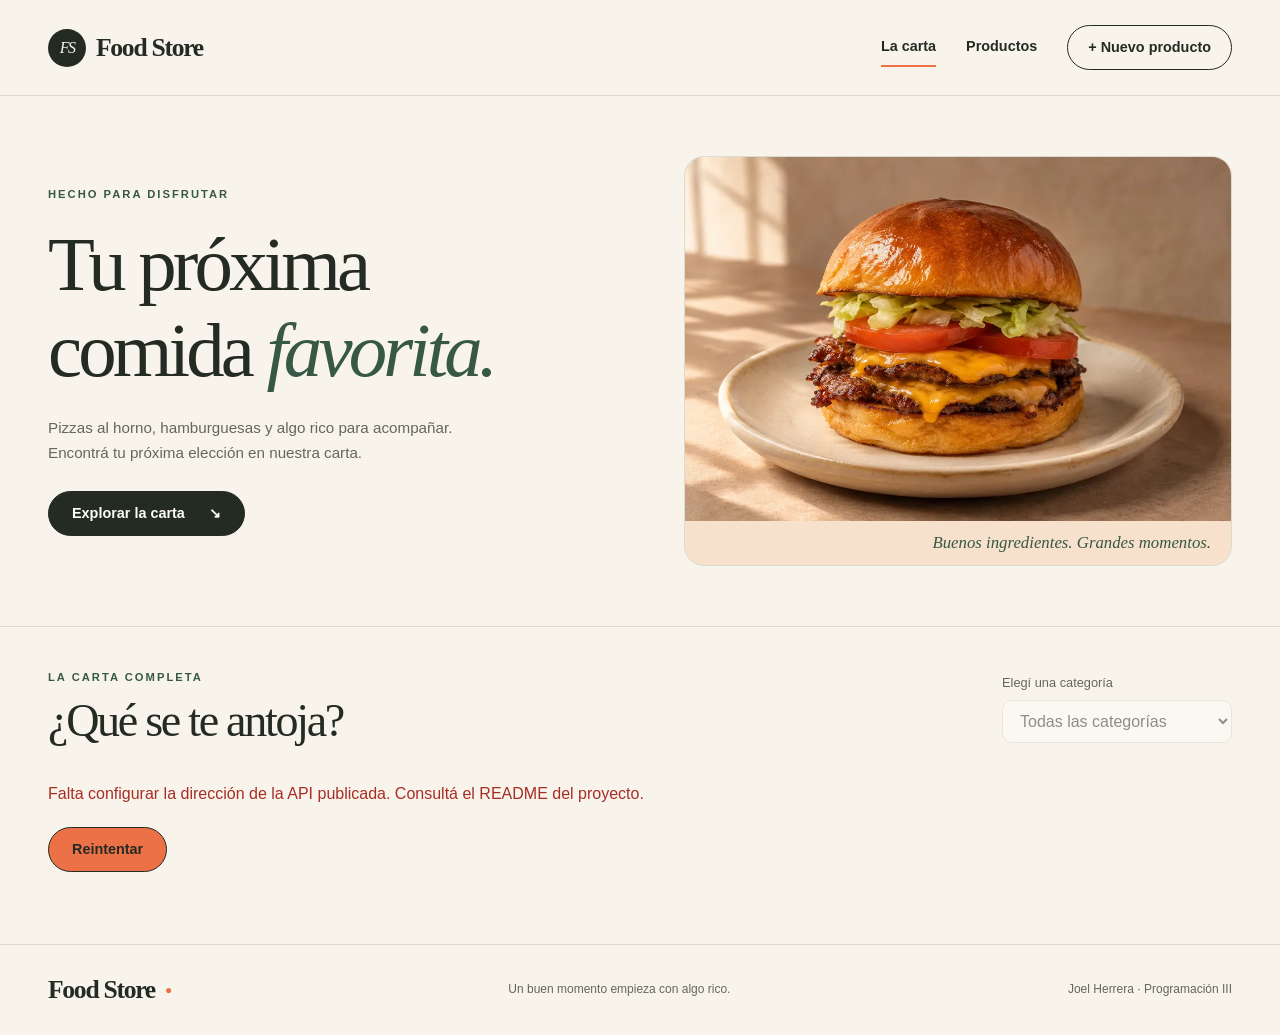
<file: web/index.html>
<!DOCTYPE html>
<html lang="es">
<head>
  <meta charset="UTF-8">
  <meta name="viewport" content="width=device-width, initial-scale=1">
  <meta name="description" content="La carta de Food Store. Comida hecha para disfrutar.">
  <title>La carta · Food Store</title>
  <link rel="icon" type="image/svg+xml" href="img/batman.svg">
  <link rel="stylesheet" href="css/estilos.css?v=2">
  <script type="module" src="js/catalogo.js?v=2"></script>
</head>
<body>
  <a class="saltar" href="#contenido">Ir al contenido</a>
  <header class="cabecera">
    <a class="marca" href="index.html"><span class="marca__sello" aria-hidden="true">FS</span>Food Store</a>
    <nav aria-label="Navegación principal">
      <a href="index.html" aria-current="page">La carta</a>
      <a href="productos.html">Productos</a>
      <a class="enlace-boton" href="nuevo-producto.html">+ Nuevo producto</a>
    </nav>
  </header>
  <main id="contenido">
    <section class="hero" aria-labelledby="titulo">
      <div>
        <p class="ceja">Hecho para disfrutar</p>
        <h1 id="titulo">Tu próxima<br>comida <em>favorita.</em></h1>
        <p class="hero__texto">Pizzas al horno, hamburguesas y algo rico para acompañar. Encontrá tu próxima elección en nuestra carta.</p>
        <a class="boton boton--oscuro" href="#carta">Explorar la carta <span aria-hidden="true">↘</span></a>
      </div>
      <div class="hero__imagen">
        <img src="img/hamburguesas.webp" alt="Hamburguesa doble con queso cheddar en un plato" width="960" height="640">
        <span class="hero__nota">Buenos ingredientes. Grandes momentos.</span>
      </div>
    </section>
    <section class="carta" id="carta" aria-labelledby="titulo-carta">
      <div class="titulo-fila">
        <div><p class="ceja">La carta completa</p><h2 id="titulo-carta">¿Qué se te antoja?</h2></div>
        <div class="filtro"><label for="categoria">Elegí una categoría</label><select id="categoria" disabled><option value="">Todas las categorías</option></select></div>
      </div>
      <p class="estado" id="estado" role="status" aria-live="polite">Estamos preparando la carta…</p>
      <button class="boton" id="reintentar" type="button" hidden>Reintentar</button>
      <div class="grilla" id="productos"></div>
      <nav class="paginacion" id="paginacion" aria-label="Páginas del catálogo" hidden>
        <button class="boton boton--secundario" id="anterior" type="button">← Anterior</button>
        <span id="pagina" aria-live="polite"></span>
        <button class="boton boton--secundario" id="siguiente" type="button">Siguiente →</button>
      </nav>
    </section>
  </main>
  <footer class="pie"><a class="marca" href="index.html">Food Store<span class="punto">●</span></a><span>Un buen momento empieza con algo rico.</span><span>Joel Herrera · Programación III</span></footer>
</body>
</html>
</file>
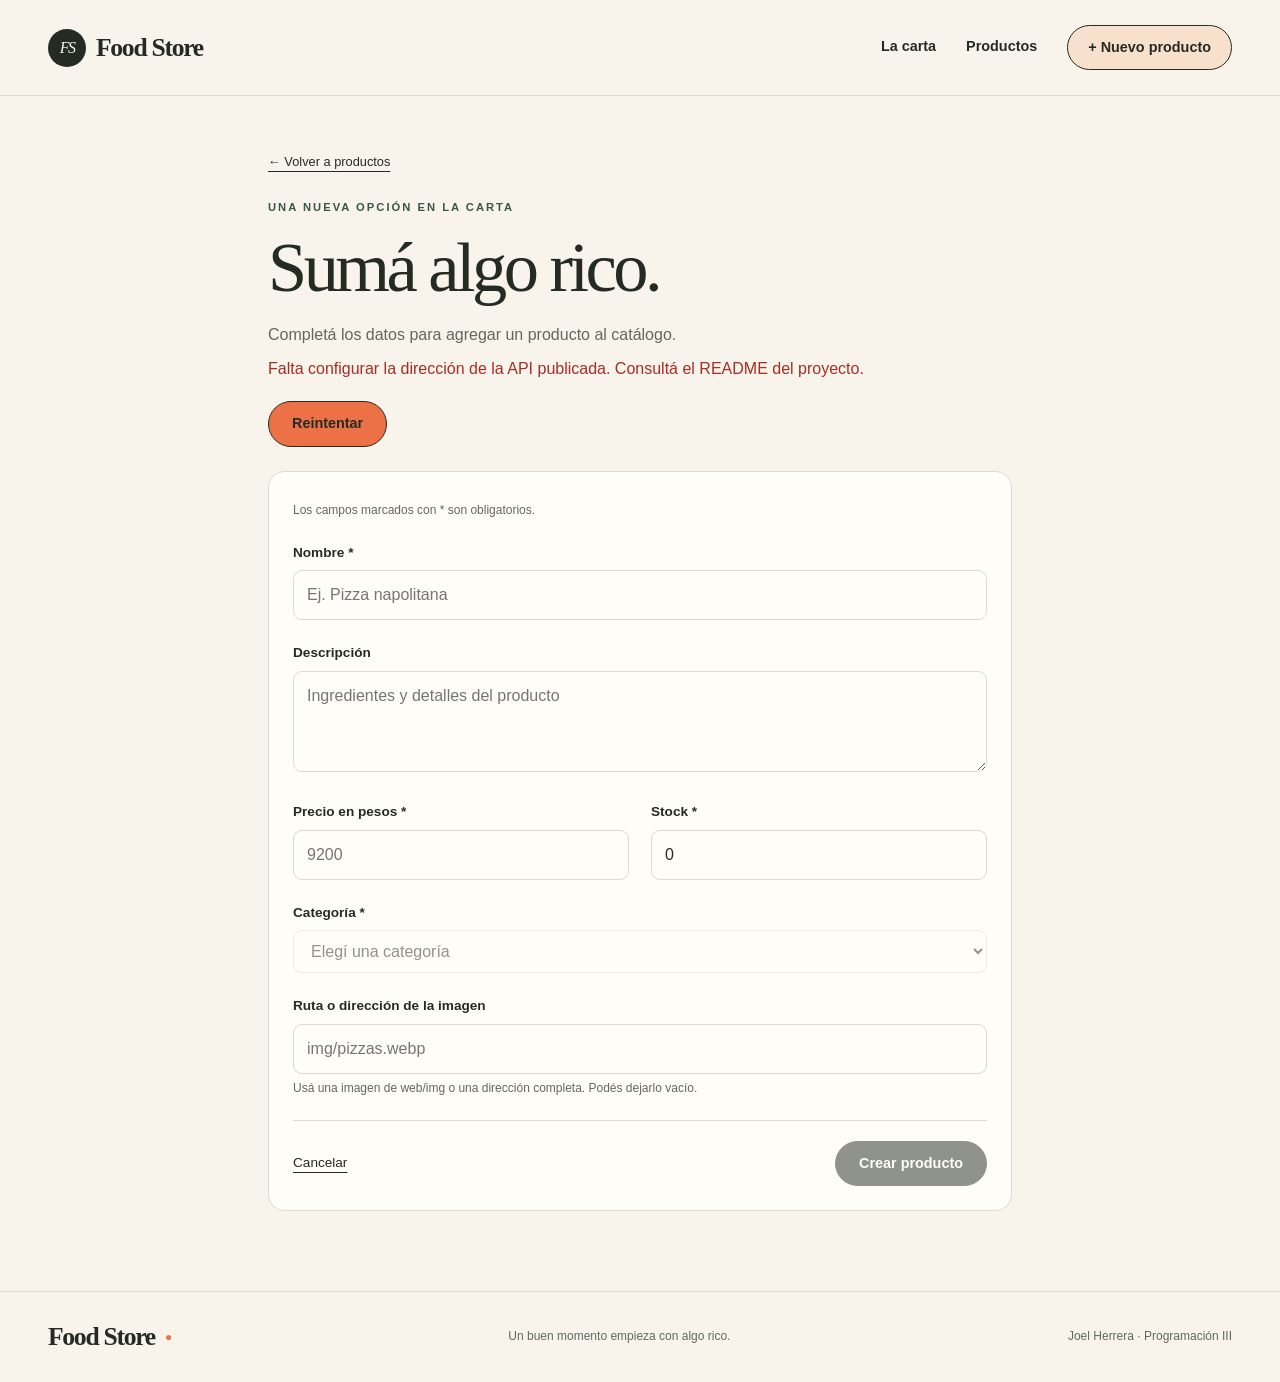
<file: web/nuevo-producto.html>
<!DOCTYPE html>
<html lang="es">
<head>
  <meta charset="UTF-8">
  <meta name="viewport" content="width=device-width, initial-scale=1">
  <title>Nuevo producto · Food Store</title>
  <link rel="icon" type="image/svg+xml" href="img/batman.svg">
  <link rel="stylesheet" href="css/estilos.css">
  <script type="module" src="js/nuevo-producto.js"></script>
</head>
<body>
  <a class="saltar" href="#contenido">Ir al contenido</a>
  <header class="cabecera">
    <a class="marca" href="index.html"><span class="marca__sello" aria-hidden="true">FS</span>Food Store</a>
    <nav aria-label="Navegación principal">
      <a href="index.html">La carta</a><a href="productos.html">Productos</a><a class="enlace-boton" href="nuevo-producto.html" aria-current="page">+ Nuevo producto</a>
    </nav>
  </header>
  <main class="interior interior--formulario" id="contenido">
    <a class="volver" href="productos.html">← Volver a productos</a>
    <p class="ceja" id="ceja-formulario">Una nueva opción en la carta</p>
    <h1 id="titulo-formulario">Sumá algo rico.</h1>
    <p class="bajada" id="descripcion-formulario">Completá los datos para agregar un producto al catálogo.</p>
    <p class="estado" id="estado" role="status" aria-live="polite">Cargando categorías…</p>
    <button class="boton" id="reintentar" type="button" hidden>Reintentar</button>
    <form class="panel formulario" id="formulario">
      <p class="ayuda">Los campos marcados con * son obligatorios.</p>
      <div class="campo campo--ancho">
        <label for="nombre">Nombre *</label><input id="nombre" name="nombre" type="text" required minlength="3" maxlength="60" placeholder="Ej. Pizza napolitana" aria-describedby="error-nombre">
        <p class="error-campo" id="error-nombre" aria-live="polite"></p>
      </div>
      <div class="campo campo--ancho">
        <label for="descripcion">Descripción</label><textarea id="descripcion" name="descripcion" maxlength="200" rows="3" placeholder="Ingredientes y detalles del producto" aria-describedby="error-descripcion"></textarea>
        <p class="error-campo" id="error-descripcion" aria-live="polite"></p>
      </div>
      <div class="campo"><label for="precio">Precio en pesos *</label><input id="precio" name="precio" type="number" required min="0.01" step="any" placeholder="9200" aria-describedby="error-precio"><p class="error-campo" id="error-precio" aria-live="polite"></p></div>
      <div class="campo"><label for="stock">Stock *</label><input id="stock" name="stock" type="number" required min="0" step="1" value="0" aria-describedby="error-stock"><p class="error-campo" id="error-stock" aria-live="polite"></p></div>
      <div class="campo campo--ancho"><label for="categoria_id">Categoría *</label><select id="categoria_id" name="categoria_id" required disabled aria-describedby="error-categoria_id"><option value="">Elegí una categoría</option></select><p class="error-campo" id="error-categoria_id" aria-live="polite"></p></div>
      <div class="campo campo--ancho"><label for="imagen_url">Ruta o dirección de la imagen</label><input id="imagen_url" name="imagen_url" type="text" maxlength="255" placeholder="img/pizzas.webp" aria-describedby="ayuda-imagen error-imagen_url"><p class="ayuda" id="ayuda-imagen">Usá una imagen de web/img o una dirección completa. Podés dejarlo vacío.</p><p class="error-campo" id="error-imagen_url" aria-live="polite"></p></div>
      <div class="formulario__acciones campo--ancho"><a href="productos.html">Cancelar</a><button class="boton boton--oscuro" id="guardar" type="submit" disabled>Crear producto</button></div>
    </form>
  </main>
  <footer class="pie"><a class="marca" href="index.html">Food Store<span class="punto">●</span></a><span>Un buen momento empieza con algo rico.</span><span>Joel Herrera · Programación III</span></footer>
</body>
</html>
</file>
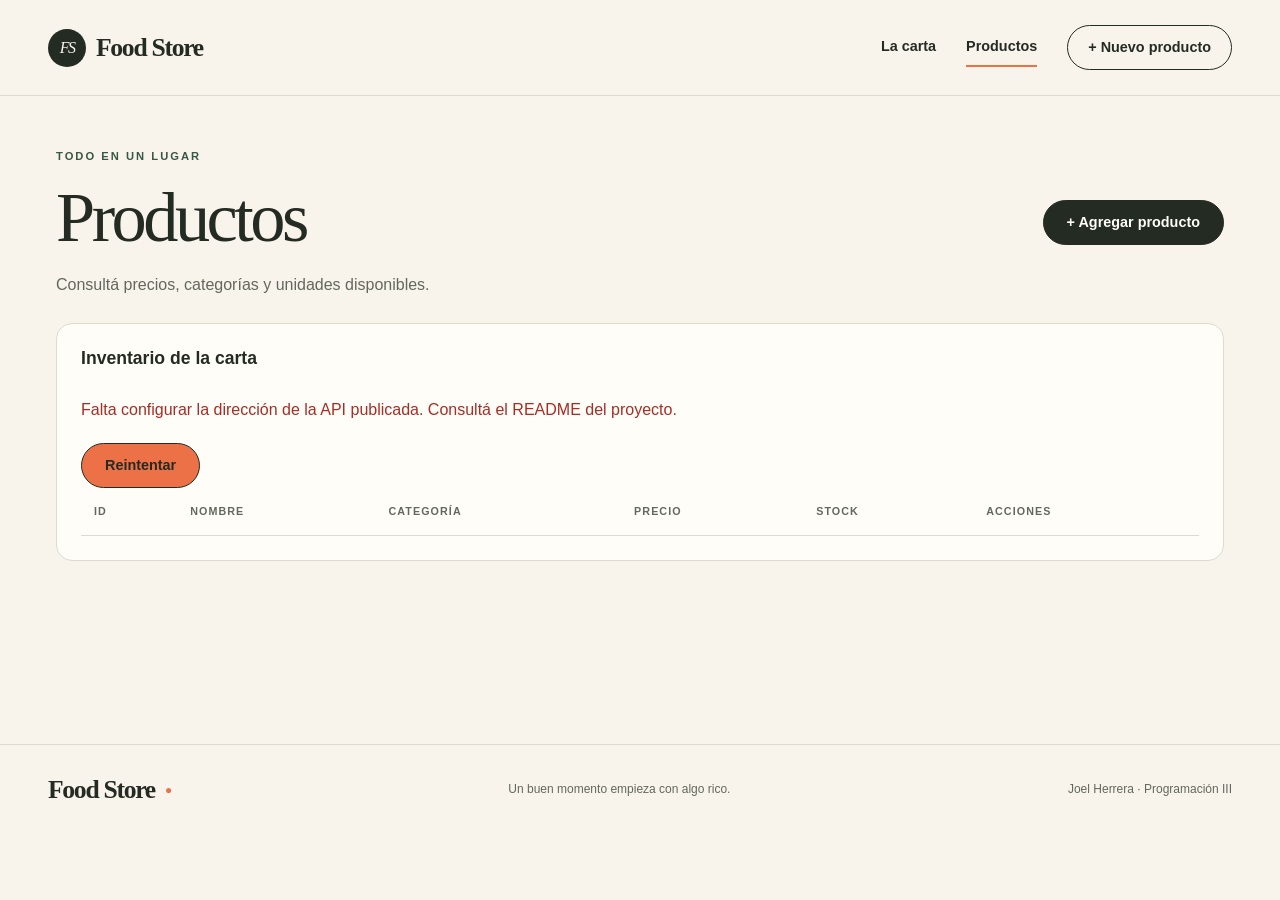
<file: web/productos.html>
<!DOCTYPE html>
<html lang="es">
<head>
  <meta charset="UTF-8">
  <meta name="viewport" content="width=device-width, initial-scale=1">
  <title>Productos · Food Store</title>
  <link rel="icon" type="image/svg+xml" href="img/batman.svg">
  <link rel="stylesheet" href="css/estilos.css?v=51af67d">
  <script type="module" src="js/productos.js?v=51af67d"></script>
</head>
<body>
  <a class="saltar" href="#contenido">Ir al contenido</a>
  <header class="cabecera">
    <a class="marca" href="index.html"><span class="marca__sello" aria-hidden="true">FS</span>Food Store</a>
    <nav aria-label="Navegación principal">
      <a href="index.html">La carta</a>
      <a href="productos.html" aria-current="page">Productos</a>
      <a class="enlace-boton" href="nuevo-producto.html">+ Nuevo producto</a>
    </nav>
  </header>
  <main class="interior" id="contenido">
    <div class="titulo-fila"><div><p class="ceja">Todo en un lugar</p><h1>Productos</h1><p class="bajada">Consultá precios, categorías y unidades disponibles.</p></div><a class="boton boton--oscuro" href="nuevo-producto.html">+ Agregar producto</a></div>
    <p class="exito" id="exito" role="status" hidden></p>
    <section class="panel" aria-labelledby="titulo-lista">
      <div class="panel__cabecera"><h2 id="titulo-lista" tabindex="-1">Inventario de la carta</h2><span class="contador" id="total"></span></div>
      <p class="estado" id="estado" role="status" aria-live="polite">Cargando productos…</p>
      <button class="boton" id="reintentar" type="button" hidden>Reintentar</button>
      <div class="tabla-contenedor" tabindex="0" role="region" aria-labelledby="titulo-lista">
        <table class="tabla-productos" role="table">
          <thead>
            <tr>
              <th scope="col">ID</th>
              <th scope="col">Nombre</th>
              <th scope="col">Categoría</th>
              <th scope="col">Precio</th>
              <th scope="col">Stock</th>
              <th scope="col">Acciones</th>
            </tr>
          </thead>
          <tbody id="filas" role="rowgroup"></tbody>
        </table>
      </div>
      <nav class="paginacion" id="paginacion" aria-label="Páginas de productos" hidden>
        <button class="boton boton--secundario" id="anterior" type="button">← Anterior</button>
        <span id="pagina" aria-live="polite"></span>
        <button class="boton boton--secundario" id="siguiente" type="button">Siguiente →</button>
      </nav>
    </section>
  </main>
  <dialog class="panel dialogo" id="dialogo-baja" aria-labelledby="titulo-baja" aria-describedby="detalle-baja">
    <h2 id="titulo-baja">Dar de baja producto</h2>
    <p id="detalle-baja"></p>
    <p class="estado estado--error" id="error-baja" role="alert" hidden></p>
    <form method="dialog" class="dialogo__acciones">
      <button class="boton boton--secundario" id="cancelar-baja" autofocus>Cancelar</button>
      <button class="boton boton--peligro" id="confirmar-baja" type="button">Dar de baja</button>
    </form>
  </dialog>
  <footer class="pie"><a class="marca" href="index.html">Food Store<span class="punto">●</span></a><span>Un buen momento empieza con algo rico.</span><span>Joel Herrera · Programación III</span></footer>
</body>
</html>
</file>
<file: web/css/estilos.css>
/* Colores y base */
:root {
  --papel: #f8f4ec;
  --blanco: #fffdf8;
  --tinta: #242b23;
  --gris: #62685d;
  --naranja: #ec7146;
  --naranja-claro: #f8e1cc;
  --borde: #d9dccf;
  --verde: #365844;
  --verde-claro: #edf2e8;
  --error: #a72d25;
  --error-fondo: #fff0e9;
  --sombra: #242b2310;
}
*, *::before, *::after { box-sizing: border-box; }
[hidden] { display: none !important; }
body { margin: 0; background: var(--papel); color: var(--tinta); font: 16px/1.6 Arial, Helvetica, sans-serif; }
a { color: inherit; text-underline-offset: 5px; }
button, input, select, textarea { font: inherit; }
button, a, input, select, textarea { -webkit-tap-highlight-color: transparent; }
:focus-visible { outline: 3px solid var(--naranja); outline-offset: 4px; }
button:disabled, select:disabled { cursor: default; opacity: .5; }
h1, h2, h3, p { margin: 0; }
h1, h2, h3 { line-height: 1.12; }
h1, h2 { font-family: Georgia, 'Times New Roman', serif; font-weight: 400; letter-spacing: -.05em; }
h1 { font-size: clamp(2.75rem, 5.5vw, 4.6rem); }
h2 { font-size: clamp(2rem, 3.6vw, 3rem); }
button { cursor: pointer; }
.saltar { position: absolute; top: -100px; padding: 12px; background: var(--blanco); z-index: 3; }
.saltar:focus { top: 8px; }

/* Navegación compartida */
.cabecera { max-width: 1360px; margin: auto; padding: 25px 48px; display: flex; align-items: center; justify-content: space-between; gap: 20px; border-bottom: 1px solid var(--borde); }
.marca { display: inline-flex; align-items: center; gap: 10px; font: 700 1.6rem Georgia, serif; letter-spacing: -.05em; text-decoration: none; white-space: nowrap; }
.marca__sello { width: 38px; height: 38px; border-radius: 50%; background: var(--tinta); color: var(--papel); font: italic 16px Georgia, serif; display: grid; place-items: center; letter-spacing: -.1em; }
.cabecera nav { display: flex; align-items: center; gap: 30px; font-size: .9rem; font-weight: 600; }
.cabecera nav a { text-decoration: none; padding: 7px 0; border-bottom: 2px solid transparent; }
.cabecera nav a:hover, .cabecera nav [aria-current="page"] { border-color: var(--naranja); }
.cabecera nav .enlace-boton { border: 1px solid var(--tinta); border-radius: 30px; padding: 10px 20px; }
.cabecera nav .enlace-boton:hover, .cabecera nav .enlace-boton[aria-current="page"] { background: var(--naranja-claro); }
.boton { display: inline-flex; justify-content: center; align-items: center; gap: 24px; min-height: 44px; border: 1px solid var(--tinta); border-radius: 30px; background: var(--naranja); color: var(--tinta); padding: 10px 23px; text-decoration: none; font-size: .9rem; font-weight: 700; }
.boton:hover:enabled, a.boton:hover { background: var(--naranja-claro); color: var(--tinta); }
.boton--oscuro { background: var(--tinta); color: var(--blanco); }
.boton--secundario { background: var(--blanco); }
.boton--peligro {
  background: var(--blanco);
  border-color: var(--error);
  color: var(--error);
}
.boton--peligro:hover:enabled {
  background: var(--error-fondo);
  color: var(--error);
}
.ceja { font-size: .7rem; font-weight: 700; text-transform: uppercase; letter-spacing: .18em; color: var(--verde); }

/* Catálogo */
.hero { max-width: 1360px; margin: auto; display: grid; grid-template-columns: 1.05fr 1fr; align-items: center; padding: 60px 48px; gap: 60px; }
.hero h1 { margin: 18px 0 22px; font-size: clamp(3.5rem, 6vw, 5.8rem); }
.hero h1 em { color: var(--verde); font-weight: 400; }
.hero__texto { max-width: 430px; color: var(--gris); margin-bottom: 26px; font-size: .95rem; }
.hero__imagen { border-radius: 20px; background: var(--naranja-claro); border: 1px solid var(--borde); overflow: hidden; }
.hero__imagen img { display: block; width: 100%; height: auto; }
.hero__nota { display: block; padding: 12px 20px; color: var(--verde); font: italic 1.05rem/1.2 Georgia, serif; text-align: right; }
.carta { max-width: 1360px; margin: auto; padding: 42px 48px 72px; border-top: 1px solid var(--borde); scroll-margin-top: 20px; }
.titulo-fila { display: flex; align-items: center; justify-content: space-between; gap: 25px; margin-bottom: 26px; }
.titulo-fila h2 { margin-top: 8px; }
.filtro { min-width: 230px; }
.filtro label { display: block; font-size: .8rem; margin-bottom: 6px; color: var(--gris); }
select, input, textarea { width: 100%; min-width: 0; border: 1px solid var(--borde); border-radius: 9px; padding: 11px 13px; background: var(--blanco); color: var(--tinta); }
.grilla { display: grid; grid-template-columns: repeat(4, minmax(0, 1fr)); gap: 24px 20px; }
.tarjeta { display: flex; flex-direction: column; border: 1px solid var(--borde); background: var(--blanco); border-radius: 14px; overflow: hidden; transition: transform .15s; }
.tarjeta:hover { transform: translateY(-3px); box-shadow: 0 8px 22px var(--sombra); }
.tarjeta__imagen { position: relative; aspect-ratio: 3/2; background: var(--verde-claro); display: grid; place-items: center; }
.tarjeta__imagen img { position: absolute; inset: 0; width: 100%; height: 100%; object-fit: cover; }
.sin-imagen { color: var(--gris); font-size: .85rem; }
.tarjeta__cuerpo { padding: 20px 17px; display: flex; flex-direction: column; flex: 1; gap: 12px; }
.tarjeta__cuerpo .ceja { font-size: .6rem; letter-spacing: .1em; }
.tarjeta__titulo { font-size: 1.05rem; line-height: 1.3; overflow-wrap: anywhere; }
.tarjeta__descripcion { font-size: .8rem; color: var(--gris); flex: 1; overflow-wrap: anywhere; }
.tarjeta__pie { display: flex; align-items: center; justify-content: space-between; gap: 8px; padding-top: 9px; border-top: 1px solid var(--borde); flex-wrap: wrap; }
.precio { font-size: 1.05rem; }
.disponible, .sin-stock { display: inline-block; font-size: .7rem; padding: 4px 8px; border-radius: 20px; white-space: nowrap; }
.disponible { background: var(--verde-claro); color: var(--verde); }
.sin-stock { background: var(--naranja-claro); color: var(--tinta); }

/* Lista y formulario */
.interior { max-width: 1264px; padding: 52px 48px 80px; margin: auto; min-height: 72vh; }
.interior .ceja { margin-bottom: 12px; }
.bajada { color: var(--gris); margin-top: 15px; }
.panel { border: 1px solid var(--borde); border-radius: 16px; background: var(--blanco); padding: 24px; }
.panel__cabecera { display: flex; align-items: center; justify-content: space-between; gap: 15px; margin-bottom: 20px; }
.panel__cabecera h2 { font: 700 1.1rem Arial, sans-serif; letter-spacing: 0; }
.contador { color: var(--gris); font-size: .8rem; }
.tabla-contenedor { overflow-x: auto; }
.etiqueta-dato { display: none; }
.acciones-producto {
  display: flex;
  flex-wrap: wrap;
  gap: 8px;
}
.acciones-producto .boton {
  min-height: 40px;
  padding: 6px 13px;
  white-space: nowrap;
}
.dialogo {
  width: min(440px, calc(100% - 32px));
  color: var(--tinta);
}
.dialogo::backdrop { background: rgb(0 0 0 / 45%); }
.dialogo h2 { margin: 0 0 12px; }
.dialogo__acciones {
  display: flex;
  justify-content: flex-end;
  flex-wrap: wrap;
  gap: 8px;
  margin-top: 20px;
}
table { width: 100%; border-collapse: collapse; min-width: 650px; font-size: .88rem; }
th { text-transform: uppercase; font-size: .67rem; letter-spacing: .1em; color: var(--gris); font-weight: 600; }
td, th { padding: 15px 13px; text-align: left; border-bottom: 1px solid var(--borde); }
tbody tr:nth-child(even) { background: var(--papel); }
.paginacion { display: flex; justify-content: space-between; align-items: center; gap: 12px; margin-top: 30px; }
.paginacion span { font-size: .8rem; text-align: center; }
.estado { color: var(--gris); padding: 8px 0 20px; }
.estado--error { color: var(--error); }
.exito { background: var(--verde-claro); color: var(--verde); padding: 15px 20px; border-radius: 10px; margin-bottom: 20px; }
.interior--formulario { max-width: 840px; }
.volver { display: inline-block; font-size: .8rem; margin-bottom: 26px; }
.formulario { display: grid; grid-template-columns: repeat(2, minmax(0, 1fr)); gap: 22px; margin-top: 24px; }
.formulario > .ayuda { grid-column: 1 / -1; }
.campo { min-width: 0; }
.campo--ancho { grid-column: 1 / -1; }
.campo label { display: block; font-size: .85rem; font-weight: 700; margin-bottom: 7px; }
.campo textarea { resize: vertical; }
.ayuda { font-size: .75rem; color: var(--gris); margin-top: 5px; }
.error-campo { color: var(--error); font-size: .8rem; margin-top: 5px; }
.error-campo:empty { display: none; }
[aria-invalid="true"] { border-color: var(--error); background: var(--error-fondo); }
.formulario__acciones { display: flex; justify-content: space-between; align-items: center; gap: 18px; padding-top: 20px; border-top: 1px solid var(--borde); font-size: .85rem; }
.pie { max-width: 1360px; margin: auto; border-top: 1px solid var(--borde); padding: 30px 48px; display: flex; flex-wrap: wrap; justify-content: space-between; align-items: center; gap: 20px; color: var(--gris); font-size: .75rem; }
.pie .marca { color: var(--tinta); }
.punto { font: 12px Arial, sans-serif; color: var(--naranja); }

/* Adaptación a pantallas pequeñas */
@media (max-width: 1000px) {
  .grilla { grid-template-columns: repeat(3, minmax(0, 1fr)); }
  .hero { gap: 30px; }
  .cabecera, .hero, .carta, .interior, .pie { padding-left: 26px; padding-right: 26px; }
}
@media (max-width: 800px) {
  .tabla-productos {
    display: block;
    min-width: 0;
  }
  .tabla-productos thead {
    position: absolute;
    width: 1px;
    height: 1px;
    overflow: hidden;
    clip-path: inset(50%);
    white-space: nowrap;
  }
  .tabla-productos tbody {
    display: grid;
    gap: 12px;
  }
  .tabla-productos tbody tr {
    display: grid;
    grid-template-columns: repeat(2, minmax(0, 1fr));
    grid-template-areas:
      "nombre nombre"
      "id categoria"
      "precio stock"
      "acciones acciones";
    gap: 10px 16px;
    padding: 14px;
    border: 1px solid var(--borde);
    border-radius: 12px;
  }
  .tabla-productos td {
    padding: 0;
    border: 0;
    overflow-wrap: anywhere;
  }
  .producto-id { grid-area: id; }
  .producto-nombre { grid-area: nombre; font-size: 1rem; font-weight: 700; }
  .producto-categoria { grid-area: categoria; }
  .producto-precio { grid-area: precio; }
  .producto-stock { grid-area: stock; }
  .tabla-productos .producto-acciones {
    grid-area: acciones;
    padding-top: 10px;
    border-top: 1px solid var(--borde);
  }
  .etiqueta-dato {
    display: block;
    color: var(--gris);
    font-size: .72rem;
  }
}
@media (max-width: 768px) {
  .cabecera { flex-direction: column; padding: 20px 16px; }
  .cabecera nav { gap: 18px; font-size: .8rem; flex-wrap: wrap; justify-content: center; }
  .cabecera nav .enlace-boton { padding: 8px 14px; }
  .hero { grid-template-columns: 1fr 1fr; padding: 35px 20px; gap: 20px; }
  .hero h1 { font-size: clamp(2.5rem, 7vw, 3.8rem); }
  .hero__nota { padding: 10px 14px; font-size: .85rem; }
  .grilla { grid-template-columns: repeat(2, minmax(0, 1fr)); }
  .titulo-fila { align-items: flex-start; flex-direction: column; }
  .filtro { width: 100%; }
  .carta, .interior { padding: 30px 20px 45px; }
  .panel { padding: 18px; }
}
@media (max-width: 480px) {
  .hero { grid-template-columns: 1fr; }
  .hero h1 { font-size: 3.7rem; }
  .hero__imagen { max-width: 350px; width: 100%; margin: 10px auto; }
  .grilla { grid-template-columns: 1fr; }
  .formulario { grid-template-columns: minmax(0, 1fr); }
  .paginacion { gap: 8px; }
  .paginacion .boton { padding: 8px 12px; font-size: .75rem; }
  .pie { padding: 24px 20px; flex-direction: column; align-items: flex-start; }
}
@media (prefers-reduced-motion: reduce) {
  .tarjeta { transition: none; }
}
</file>
